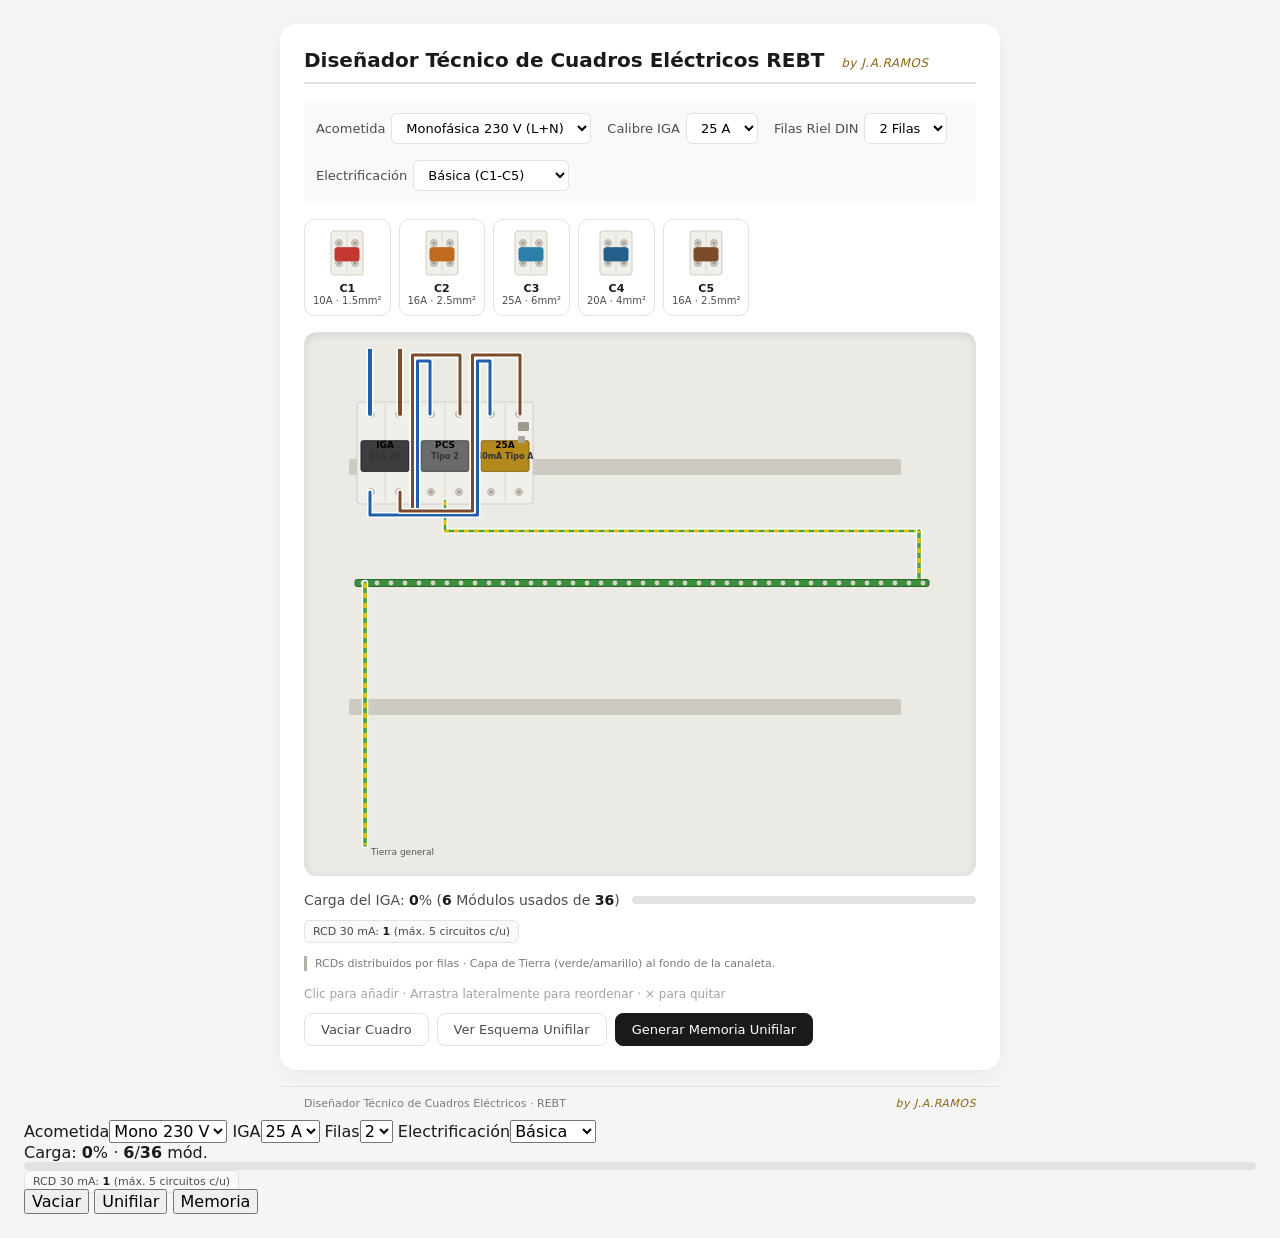
<file: index.html>
<!DOCTYPE html>
<lang="es">
<head>
<meta charset="UTF-8">
<meta name="viewport" content="width=device-width, initial-scale=1.0, viewport-fit=cover">
<meta name="theme-color" content="#1a1a1a">
<meta name="apple-mobile-web-app-capable" content="yes">
<meta name="apple-mobile-web-app-status-bar-style" content="black-translucent">
<meta name="apple-mobile-web-app-title" content="REBT">
<meta name="mobile-web-app-capable" content="yes">
<link rel="manifest" href="manifest.json">
<title>Diseñador Técnico de Cuadros Eléctricos REBT</title>
<link rel="stylesheet" href="styles.css">
</head>
<body>
<div id="app">
  <h2>Diseñador Técnico de Cuadros Eléctricos REBT <span class="firma">by J.A.RAMOS</span></h2>
  <div class="cfg">
    <label>Acometida<select data-cfg="ac"><option value="mono">Monofásica 230 V (L+N)</option><option value="tri">Trifásica 400 V (3L+N)</option></select></label>
    <label>Calibre IGA<select data-cfg="iga-amp"><option value="25">25 A</option><option value="32">32 A</option><option value="40">40 A</option></select></label>
    <label>Filas Riel DIN<select data-cfg="rows"><option value="2">2 Filas</option><option value="3">3 Filas</option></select></label>
    <label>Electrificación<select data-cfg="elec"><option value="basica">Básica (C1-C5)</option><option value="elevada">Elevada (C1-C13)</option></select></label>
  </div>
  <div class="pal" id="pal-desktop"></div>
  <div class="stage">
    <div id="railwrap-desktop">
      <svg id="railbase" width="556" height="310" viewBox="0 0 556 310"></svg>
      <svg id="wires" width="556" height="310" viewBox="0 0 556 310"></svg>
    </div>
  </div>
  <div class="meta">
    <span>Carga del IGA: <b id="pct">0</b>% (<b id="used">0</b> Módulos usados de <b id="tot">36</b>)</span>
    <div class="track"><div class="fill" id="fill"></div></div>
  </div>
  <div class="chips" id="chips"></div>
  <div class="hintline">RCDs distribuidos por filas · Capa de Tierra (verde/amarillo) al fondo de la canaleta.</div>
  <div class="row">
    <span class="empty">Clic para añadir · Arrastra lateralmente para reordenar · × para quitar</span>
    <div class="acts">
      <button data-action="clear">Vaciar Cuadro</button>
      <button data-action="unifilar">Ver Esquema Unifilar</button>
      <button class="pri" data-action="uni">Generar Memoria Unifilar</button>
    </div>
  </div>
</div>
<footer id="pie">
  <span>Diseñador Técnico de Cuadros Eléctricos · REBT</span>
  <span class="firma">by J.A.RAMOS</span>
</footer>

<header id="topbar">
  <span class="brand">REBT · Cuadros <small class="firma-m">by J.A.RAMOS</small></span>
  <div>
    <button id="btn-info" class="ico" aria-label="Información">ⓘ</button>
    <button id="btn-cfg" class="ico" aria-label="Configuración">⚙️</button>
  </div>
</header>

<div id="panel-cfg" class="panel">
  <div class="cfg-m">
    <label>Acometida<select data-cfg="ac"><option value="mono">Mono 230 V</option><option value="tri">Tri 400 V</option></select></label>
    <label>IGA<select data-cfg="iga-amp"><option value="25">25 A</option><option value="32">32 A</option><option value="40">40 A</option></select></label>
    <label>Filas<select data-cfg="rows"><option value="2">2</option><option value="3">3</option></select></label>
    <label>Electrificación<select data-cfg="elec"><option value="basica">Básica</option><option value="elevada">Elevada</option></select></label>
  </div>
</div>

<div id="panel-info" class="panel">
  <div class="meta-m">
    <span>Carga: <b data-out="pct">0</b>% · <b data-out="used">0</b>/<b data-out="tot">36</b> mód.</span>
    <div class="track"><div class="fill" data-out="fill"></div></div>
  </div>
  <div class="chips-m" data-out="chips"></div>
  <div class="acts-m">
    <button data-action="clear">Vaciar</button>
    <button data-action="unifilar">Unifilar</button>
    <button class="pri" data-action="uni">Memoria</button>
  </div>
</div>

<main id="stage-wrap">
  <div id="stage" class="stage">
    <div id="railwrap">
      <svg id="railbase-m" width="556" height="310" viewBox="0 0 556 310"></svg>
      <svg id="wires-m" width="556" height="310" viewBox="0 0 556 310"></svg>
    </div>
  </div>
</main>

<div id="zoom-controls">
  <button data-zoom="-" aria-label="Reducir">−</button>
  <button data-zoom="fit" aria-label="Ajustar">⤢</button>
  <button data-zoom="+" aria-label="Ampliar">+</button>
</div>

<button id="fab" aria-label="Añadir circuito">＋</button>

<div id="drawer" class="drawer">
  <div class="drawer-handle"></div>
  <div class="pal" id="pal-mobile"></div>
</div>

<div id="ctx-menu" style="display:none;">
  <button data-act="info">ℹ️ Ver datos</button>
  <button data-act="delete">🗑️ Eliminar</button>
</div>

<div id="unifilar-modal" style="display:none;">
  <div class="modal-bg" onclick="closeUnifilar()"></div>
  <div class="modal-content">
    <div class="modal-head">
      <h3>Esquema Unifilar · REBT (ITC-BT-25)</h3>
      <button onclick="closeUnifilar()">✕ Cerrar</button>
    </div>
    <div id="unifilar-body" class="modal-body"></div>
  </div>
</div>

<script src="app.js"></script>
<script>
if ('serviceWorker' in navigator) {
  window.addEventListener('load', () => navigator.serviceWorker.register('./sw.js').catch(()=>{}));
}
</script>
</body>
</html>
</file>
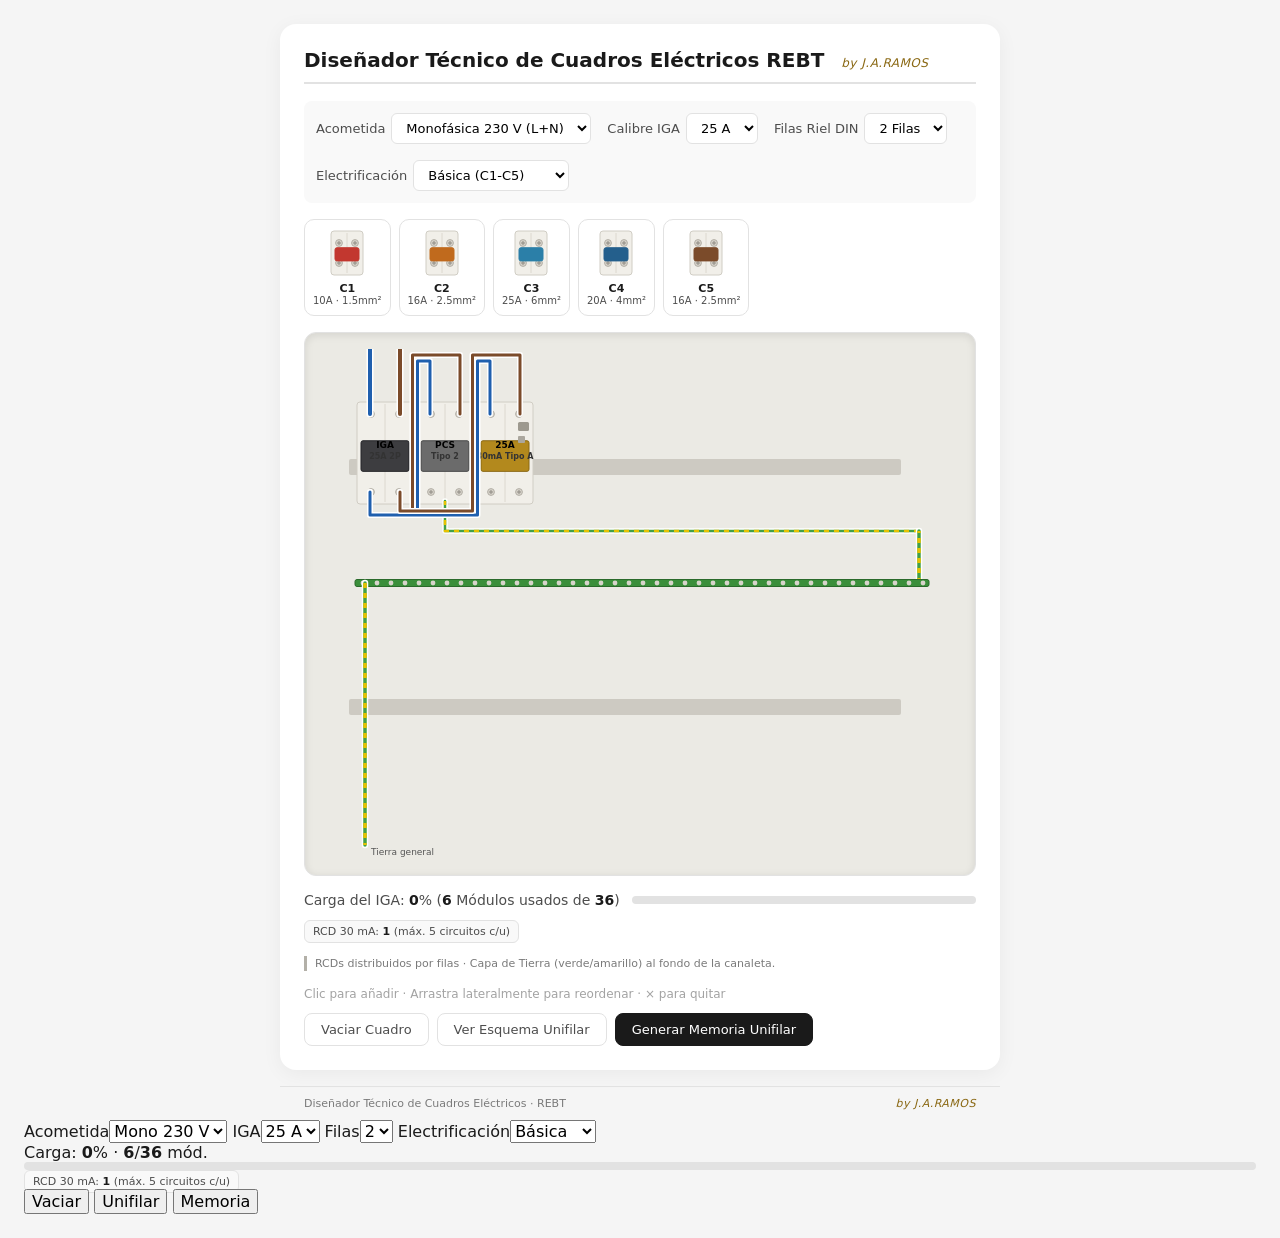
<file: index (2).html>
<!DOCTYPE html>
<html lang="es">
<head>
<meta charset="UTF-8">
<meta name="viewport" content="width=device-width, initial-scale=1.0, viewport-fit=cover">
<meta name="theme-color" content="#1a1a1a">
<meta name="apple-mobile-web-app-capable" content="yes">
<meta name="apple-mobile-web-app-status-bar-style" content="black-translucent">
<meta name="apple-mobile-web-app-title" content="REBT">
<meta name="mobile-web-app-capable" content="yes">
<link rel="manifest" href="manifest.json">
<title>Diseñador Técnico de Cuadros Eléctricos REBT</title>
<link rel="stylesheet" href="styles.css">
</head>
<body>
<div id="app">
  <h2>Diseñador Técnico de Cuadros Eléctricos REBT <span class="firma">by J.A.RAMOS</span></h2>
  <div class="cfg">
    <label>Acometida<select data-cfg="ac"><option value="mono">Monofásica 230 V (L+N)</option><option value="tri">Trifásica 400 V (3L+N)</option></select></label>
    <label>Calibre IGA<select data-cfg="iga-amp"><option value="25">25 A</option><option value="32">32 A</option><option value="40">40 A</option></select></label>
    <label>Filas Riel DIN<select data-cfg="rows"><option value="2">2 Filas</option><option value="3">3 Filas</option></select></label>
    <label>Electrificación<select data-cfg="elec"><option value="basica">Básica (C1-C5)</option><option value="elevada">Elevada (C1-C13)</option></select></label>
  </div>
  <div class="pal" id="pal-desktop"></div>
  <div class="stage">
    <div id="railwrap-desktop">
      <svg id="railbase" width="556" height="310" viewBox="0 0 556 310"></svg>
      <svg id="wires" width="556" height="310" viewBox="0 0 556 310"></svg>
    </div>
  </div>
  <div class="meta">
    <span>Carga del IGA: <b id="pct">0</b>% (<b id="used">0</b> Módulos usados de <b id="tot">36</b>)</span>
    <div class="track"><div class="fill" id="fill"></div></div>
  </div>
  <div class="chips" id="chips"></div>
  <div class="hintline">RCDs distribuidos por filas · Capa de Tierra (verde/amarillo) al fondo de la canaleta.</div>
  <div class="row">
    <span class="empty">Clic para añadir · Arrastra lateralmente para reordenar · × para quitar</span>
    <div class="acts">
      <button data-action="clear">Vaciar Cuadro</button>
      <button data-action="unifilar">Ver Esquema Unifilar</button>
      <button class="pri" data-action="uni">Generar Memoria Unifilar</button>
    </div>
  </div>
</div>
<footer id="pie">
  <span>Diseñador Técnico de Cuadros Eléctricos · REBT</span>
  <span class="firma">by J.A.RAMOS</span>
</footer>

<header id="topbar">
  <span class="brand">REBT · Cuadros <small class="firma-m">by J.A.RAMOS</small></span>
  <div>
    <button id="btn-info" class="ico" aria-label="Información">ⓘ</button>
    <button id="btn-cfg" class="ico" aria-label="Configuración">⚙️</button>
  </div>
</header>

<div id="panel-cfg" class="panel">
  <div class="cfg-m">
    <label>Acometida<select data-cfg="ac"><option value="mono">Mono 230 V</option><option value="tri">Tri 400 V</option></select></label>
    <label>IGA<select data-cfg="iga-amp"><option value="25">25 A</option><option value="32">32 A</option><option value="40">40 A</option></select></label>
    <label>Filas<select data-cfg="rows"><option value="2">2</option><option value="3">3</option></select></label>
    <label>Electrificación<select data-cfg="elec"><option value="basica">Básica</option><option value="elevada">Elevada</option></select></label>
  </div>
</div>

<div id="panel-info" class="panel">
  <div class="meta-m">
    <span>Carga: <b data-out="pct">0</b>% · <b data-out="used">0</b>/<b data-out="tot">36</b> mód.</span>
    <div class="track"><div class="fill" data-out="fill"></div></div>
  </div>
  <div class="chips-m" data-out="chips"></div>
  <div class="acts-m">
    <button data-action="clear">Vaciar</button>
    <button data-action="unifilar">Unifilar</button>
    <button class="pri" data-action="uni">Memoria</button>
  </div>
</div>

<main id="stage-wrap">
  <div id="stage" class="stage">
    <div id="railwrap">
      <svg id="railbase-m" width="556" height="310" viewBox="0 0 556 310"></svg>
      <svg id="wires-m" width="556" height="310" viewBox="0 0 556 310"></svg>
    </div>
  </div>
</main>

<div id="zoom-controls">
  <button data-zoom="-" aria-label="Reducir">−</button>
  <button data-zoom="fit" aria-label="Ajustar">⤢</button>
  <button data-zoom="+" aria-label="Ampliar">+</button>
</div>

<button id="fab" aria-label="Añadir circuito">＋</button>

<div id="drawer" class="drawer">
  <div class="drawer-handle"></div>
  <div class="pal" id="pal-mobile"></div>
</div>

<div id="ctx-menu" style="display:none;">
  <button data-act="info">ℹ️ Ver datos</button>
  <button data-act="delete">🗑️ Eliminar</button>
</div>

<div id="unifilar-modal" style="display:none;">
  <div class="modal-bg" onclick="closeUnifilar()"></div>
  <div class="modal-content">
    <div class="modal-head">
      <h3>Esquema Unifilar · REBT (ITC-BT-25)</h3>
      <button onclick="closeUnifilar()">✕ Cerrar</button>
    </div>
    <div id="unifilar-body" class="modal-body"></div>
  </div>
</div>

<script src="app.js"></script>
<script>
if ('serviceWorker' in navigator) {
  window.addEventListener('load', () => navigator.serviceWorker.register('./sw.js').catch(()=>{}));
}
</script>
</body>
</html>
</file>
<file: styles.css>
:root {
  --font-sans: system-ui, -apple-system, sans-serif;
  --color-border: #e2e2e2; --color-surface: #fff; --color-surface-raised: #f9f9f9; --color-danger: #c2372f;
}
* { -webkit-tap-highlight-color: transparent; box-sizing: border-box; }
body { margin: 24px; background: #f5f5f5; font-family: var(--font-sans); color: #1a1a1a; }

/* ============ DESKTOP ============ */
#app { max-width: 720px; margin: 0 auto; background: var(--color-surface); padding: 24px; border-radius: 16px; box-shadow: 0 4px 20px rgba(0,0,0,.05); }
h2 { margin-top: 0; font-size: 20px; border-bottom: 2px solid var(--color-border); padding-bottom: 10px; }
button, select { font: inherit; }
.cfg { display: flex; gap: 16px; margin-bottom: 16px; flex-wrap: wrap; align-items: center; background: var(--color-surface-raised); padding: 12px; border-radius: 8px; }
.cfg label { font-size: 13px; color: #4d4d4d; display: flex; align-items: center; gap: 6px; font-weight: 500; }
.cfg select { border: 1px solid var(--color-border); border-radius: 6px; background: #fff; padding: 6px 10px; cursor: pointer; }
.pal { display: flex; gap: 8px; flex-wrap: wrap; margin-bottom: 16px; }
.pal button { border: 1px solid var(--color-border); border-radius: 10px; background: transparent; padding: 8px; cursor: pointer; display: flex; flex-direction: column; align-items: center; gap: 4px; }
.pal button:hover { border-color: #1a1a1a; background: rgba(0,0,0,.02); }
.pal .nm { font-size: 10px; color: #4d4d4d; text-align: center; line-height: 1.2; }
.pal .nm b { color: #1a1a1a; font-size: 11px; display: block; }
.stage { overflow-x: auto; border: 1px solid var(--color-border); border-radius: 12px; padding: 16px; background: #ebeae4; box-shadow: inset 0 2px 8px rgba(0,0,0,.1); }
#railwrap, #railwrap-desktop { position: relative; width: 556px; user-select: none; }
#railbase, #wires, #railbase-m, #wires-m { position: absolute; left: 0; top: 0; }
#wires, #wires-m { pointer-events: none; z-index: 1; }
.dev { position: absolute; cursor: grab; touch-action: none; z-index: 10; }
.dev.fix { cursor: default; }
.dev.drag { cursor: grabbing; filter: drop-shadow(0 6px 10px rgba(0,0,0,.3)); z-index: 20; }
.del { position: absolute; top: -8px; right: -8px; width: 20px; height: 20px; border-radius: 50%; border: 1px solid var(--color-border); background: var(--color-surface); color: #4d4d4d; cursor: pointer; opacity: 0; transition: opacity 120ms; font-size: 0; }
.dev:hover .del, .dev:focus-within .del { opacity: 1; }
.del:hover { color: var(--color-danger); border-color: var(--color-danger); }
.circ-lbl { position: absolute; top: 42px; left: 0; width: 100%; text-align: center; font-size: 8px; color: #333; line-height: 1.1; pointer-events: none; font-weight: 600; }
.circ-lbl .nm { color: #000; font-weight: 800; font-size: 9px; margin-bottom: 2px; }
.meta { display: flex; align-items: center; gap: 12px; margin-top: 16px; font-size: 14px; color: #4d4d4d; }
.meta b { color: #1a1a1a; font-weight: 600; }
.track { flex: 1; height: 8px; border-radius: 4px; background: var(--color-border); overflow: hidden; }
.fill { height: 100%; background: #2e7d32; width: 0%; transition: width 220ms; }
.fill.warn { background: var(--color-danger); }
.chips { display: flex; gap: 6px; flex-wrap: wrap; margin-top: 12px; min-height: 24px; align-items: center; }
.chip { border: 1px solid var(--color-border); border-radius: 6px; padding: 4px 8px; font-size: 11px; color: #4d4d4d; background: var(--color-surface-raised); }
.chip b { color: #1a1a1a; font-weight: 600; }
.hintline { font-size: 11px; color: #7a7a7a; margin-top: 12px; line-height: 1.4; border-left: 3px solid #b3b0a8; padding-left: 8px; }
.row { display: flex; align-items: center; justify-content: space-between; margin-top: 16px; gap: 12px; flex-wrap: wrap; }
.empty { font-size: 12px; color: #a3a3a3; }
.acts { display: flex; gap: 8px; flex-wrap: wrap; }
.acts button { border: 1px solid var(--color-border); background: transparent; border-radius: 8px; padding: 8px 16px; font-size: 13px; cursor: pointer; color: #4d4d4d; transition: all 120ms; font-weight: 500; }
.acts button:hover { border-color: #1a1a1a; color: #1a1a1a; }
.acts .pri { border-color: #1a1a1a; background: #1a1a1a; color: #fff; }
.acts .pri:hover { background: #333; }

/* ============ FIRMA ============ */
.firma { font-size: 12px; font-weight: 500; color: #8a6813; letter-spacing: .5px; font-style: italic; margin-left: 10px; white-space: nowrap; }
#topbar .firma-m { font-size: 10px; font-weight: 400; color: #b3891d; letter-spacing: .3px; font-style: italic; margin-left: 6px; }
#pie { display: flex; justify-content: space-between; align-items: center; max-width: 720px; margin: 16px auto 0; padding: 10px 24px; font-size: 11px; color: #7a7a7a; border-top: 1px solid var(--color-border); }
#pie .firma { font-size: 11px; }

/* ============ ELEMENTOS MÓVIL (ocultos en desktop) ============ */
/* FIX: solo ocultamos los que NO tienen su propio sistema de "display".
   Los paneles (#panel-cfg, #panel-info) se ocultan con max-height:0 más abajo. */
#topbar, #fab, #drawer, #zoom-controls, #ctx-menu, #stage-wrap { display: none; }

/* ============ MÓVIL ============ */
@media (max-width: 820px), (pointer: coarse) {
  body { margin: 0; }
  #app { display: none; }
  #pie { display: none; }

  /* Topbar */
  #topbar {
    display: flex; position: fixed; top: 0; left: 0; right: 0; height: 48px;
    z-index: 50; align-items: center; justify-content: space-between;
    padding: 0 12px; background: #1a1a1a; color: #fff;
    box-shadow: 0 2px 8px rgba(0,0,0,.15);
    padding-top: env(safe-area-inset-top, 0);
    height: calc(48px + env(safe-area-inset-top, 0));
  }
  #topbar .brand { font-weight: 700; font-size: 14px; letter-spacing: .5px; padding-top: env(safe-area-inset-top, 0); }
  #topbar .ico { background: transparent; border: 0; color: #fff; font-size: 20px; padding: 8px 10px; cursor: pointer; }

  /* Paneles desplegables (config e info) */
  .panel {
    display: block; position: fixed; left: 0; right: 0; z-index: 45;
    top: calc(48px + env(safe-area-inset-top, 0));
    background: #fff; border-bottom: 1px solid var(--color-border);
    max-height: 0; overflow: hidden; transition: max-height 220ms ease;
    pointer-events: none;
  }
  .panel.open { max-height: 380px; overflow-y: auto; pointer-events: auto; }
  #panel-cfg { display: none; }
  #panel-cfg.open { display: block; }
  #panel-info { display: none; }
  #panel-info.open { display: block; }

  /* Contenido del panel de configuración */
  #panel-cfg .cfg-m { display: flex; flex-wrap: wrap; gap: 10px; padding: 12px; }
  #panel-cfg .cfg-m label { flex: 1 1 45%; font-size: 12px; color: #4d4d4d; display: flex; flex-direction: column; gap: 4px; font-weight: 500; }
  #panel-cfg .cfg-m select { border: 1px solid var(--color-border); border-radius: 8px; background: #fff; padding: 10px 12px; font-size: 14px; width: 100%; }

  /* Contenido del panel de información */
  #panel-info .meta-m { display: flex; align-items: center; gap: 12px; padding: 12px 14px 6px; font-size: 13px; color: #4d4d4d; }
  #panel-info .meta-m b { color: #1a1a1a; }
  #panel-info .track { flex: 1; height: 8px; border-radius: 4px; background: #eee; overflow: hidden; }
  #panel-info .chips-m { display: flex; flex-wrap: wrap; gap: 6px; padding: 8px 14px 14px; }
  #panel-info .acts-m { display: flex; gap: 8px; padding: 0 14px 14px; }
  #panel-info .acts-m button { flex: 1; padding: 10px 12px; border: 1px solid var(--color-border); background: #fff; border-radius: 8px; font-size: 13px; cursor: pointer; }
  #panel-info .acts-m .pri { background: #1a1a1a; color: #fff; border-color: #1a1a1a; }

  /* Stage (riel con zoom) */
  #stage-wrap {
    display: block; position: fixed; inset: 0;
    padding-top: calc(48px + env(safe-area-inset-top, 0));
    padding-bottom: env(safe-area-inset-bottom, 0);
    overflow: auto; -webkit-overflow-scrolling: touch;
    background: #ebeae4;
    align-items: flex-start;
  }
  #stage {
    display: inline-block; padding: 10px;
    transform-origin: top left; transition: transform 120ms ease;
    min-width: 100%; min-height: auto;
  }
  #stage .stage, #stage #railwrap { width: 556px; position: relative; user-select: none; }
  #stage svg { display: block; }

  /* Controles de zoom */
  #zoom-controls {
    display: flex; position: fixed; right: 12px;
    bottom: calc(140px + env(safe-area-inset-bottom, 0));
    z-index: 40; flex-direction: column; gap: 8px;
  }
  #zoom-controls button {
    width: 40px; height: 40px; border-radius: 50%; border: 1px solid #ddd;
    background: rgba(255,255,255,.95); font-size: 18px; cursor: pointer;
    box-shadow: 0 2px 8px rgba(0,0,0,.1);
  }

  /* FAB (botón + para añadir circuitos) */
  #fab {
    display: block; position: fixed; right: 16px;
    bottom: calc(72px + env(safe-area-inset-bottom, 0));
    z-index: 42; width: 56px; height: 56px; border-radius: 50%; border: 0;
    background: #1a1a1a; color: #fff; font-size: 28px; font-weight: 300;
    box-shadow: 0 6px 20px rgba(0,0,0,.3); cursor: pointer;
    line-height: 1;
  }

  /* Drawer de la paleta */
  #drawer {
    display: block; position: fixed; left: 0; right: 0; bottom: 0;
    z-index: 46; background: #fff; border-radius: 16px 16px 0 0;
    box-shadow: 0 -4px 24px rgba(0,0,0,.15);
    transform: translateY(100%); transition: transform 260ms ease;
    max-height: 65vh; overflow-y: auto;
    padding-bottom: env(safe-area-inset-bottom, 0);
  }
  #drawer.open { transform: translateY(0); }
  #drawer .drawer-handle { width: 40px; height: 4px; background: #ccc; border-radius: 2px; margin: 10px auto 6px; }
  #drawer .pal {
    display: grid; grid-template-columns: repeat(auto-fill, minmax(80px, 1fr));
    gap: 8px; padding: 8px 12px 20px;
  }
  #drawer .pal button {
    min-width: 0; padding: 8px 4px; border-radius: 10px;
    border: 1px solid var(--color-border); background: #fff;
    display: flex; flex-direction: column; align-items: center; gap: 4px;
    cursor: pointer;
  }

  /* Menú contextual (tap sobre un aparato) */
  #ctx-menu {
    display: none; position: fixed; z-index: 60;
    background: #fff; border-radius: 10px;
    box-shadow: 0 6px 24px rgba(0,0,0,.2);
    padding: 6px; min-width: 150px;
  }
  #ctx-menu.open { display: block; }
  #ctx-menu button {
    display: block; width: 100%; text-align: left;
    padding: 10px 12px; border: 0; background: transparent;
    cursor: pointer; font-size: 14px; border-radius: 6px;
  }
  #ctx-menu button:active { background: #f0f0f0; }

  /* Modal unifilar */
  #unifilar-modal .modal-content { max-width: 100vw; max-height: 100vh; border-radius: 0; }
  #unifilar-modal .modal-body { padding: 10px; }
}

/* ============ MODAL UNIFILAR ============ */
#unifilar-modal { position: fixed; inset: 0; z-index: 100; display: flex; align-items: center; justify-content: center; }
#unifilar-modal .modal-bg { position: absolute; inset: 0; background: rgba(20,20,25,.55); backdrop-filter: blur(2px); }
#unifilar-modal .modal-content { position: relative; background: #fff; border-radius: 14px; max-width: 94vw; max-height: 92vh; display: flex; flex-direction: column; box-shadow: 0 24px 64px rgba(0,0,0,.08); }
#unifilar-modal .modal-head { display: flex; justify-content: space-between; align-items: center; padding: 14px 20px; border-bottom: 1px solid #eee; background: #fafafa; }
#unifilar-modal .modal-head h3 { margin: 0; font-size: 15px; font-weight: 600; }
#unifilar-modal .modal-head button { border: 1px solid #ddd; background: #fff; border-radius: 6px; padding: 6px 12px; cursor: pointer; font-size: 12px; }
#unifilar-modal .modal-head button:hover { border-color: #333; }
#unifilar-modal .modal-body { padding: 20px; overflow: auto; text-align: center; background: #f5f5f5; }
#unifilar-modal svg { display: block; margin: 0 auto; max-width: 100%; height: auto; background: #fff; box-shadow: 0 2px 12px rgba(0,0,0,.08); }
</file>
